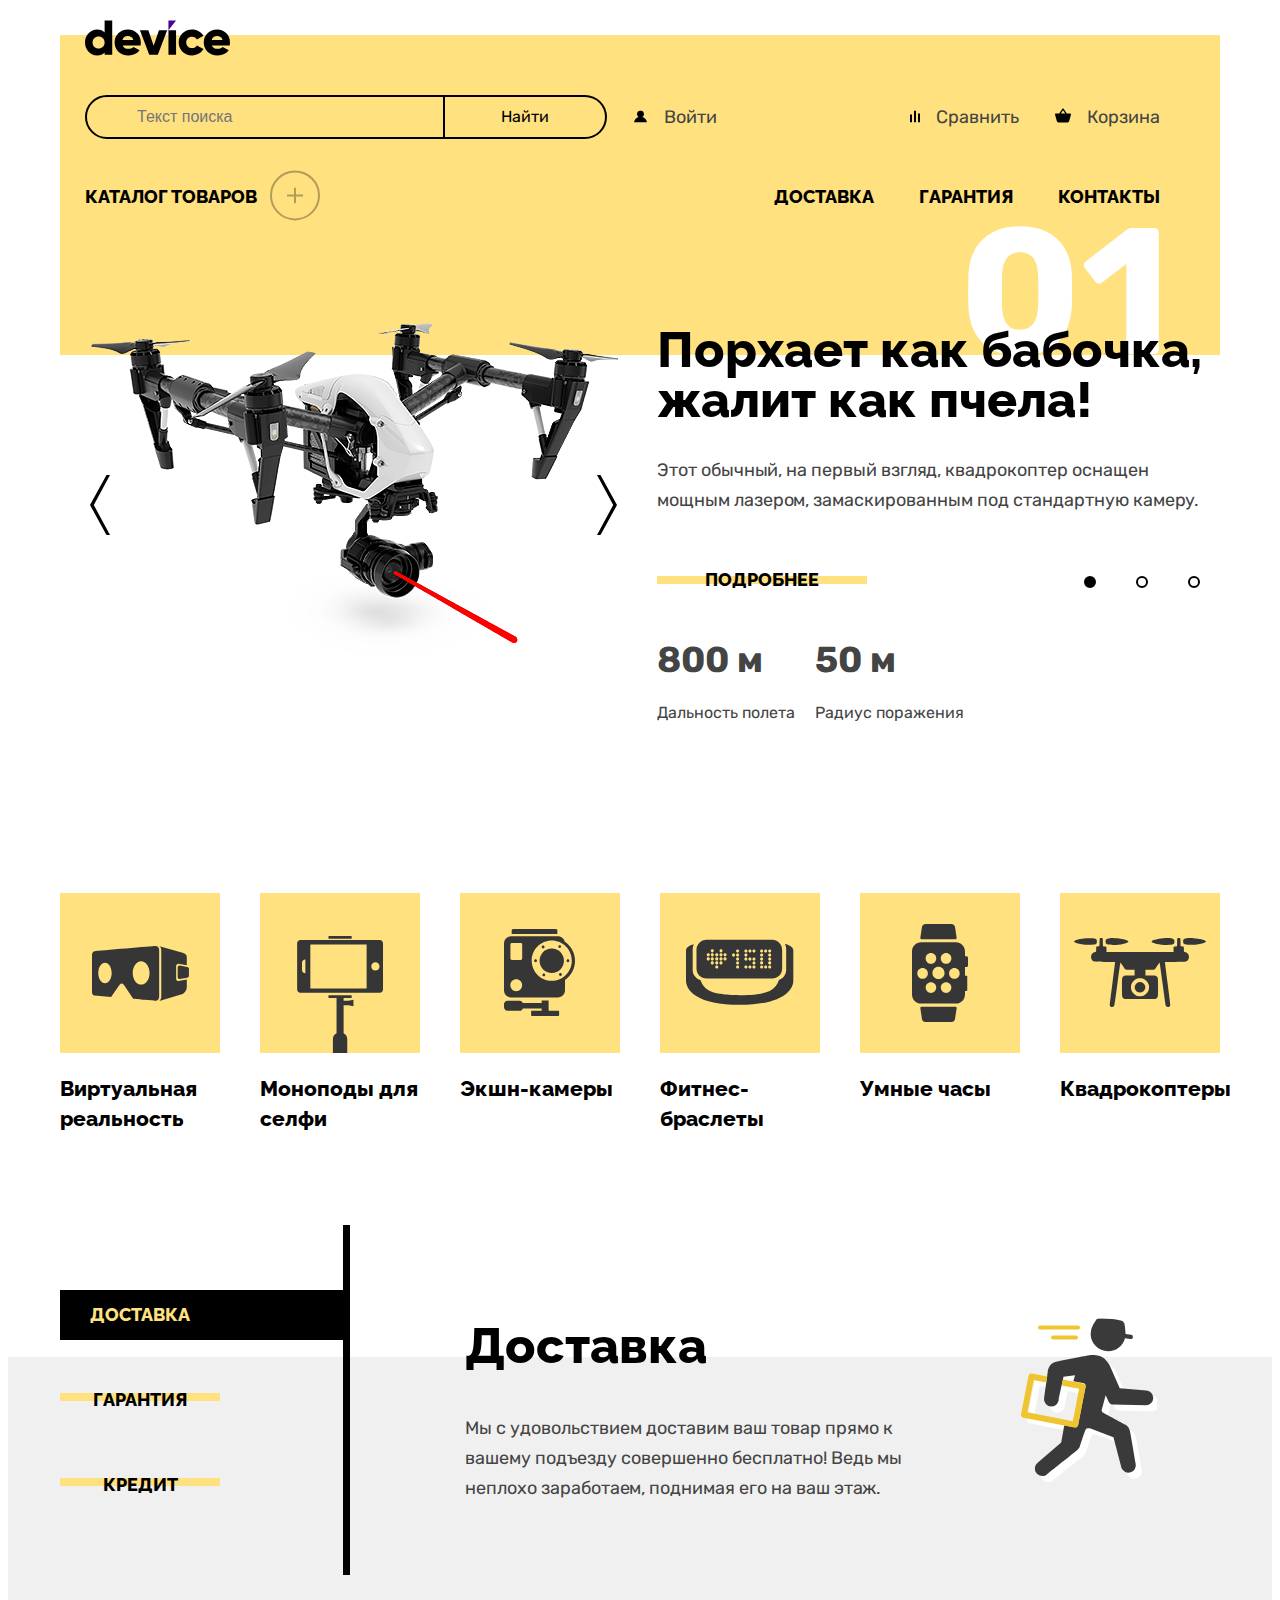
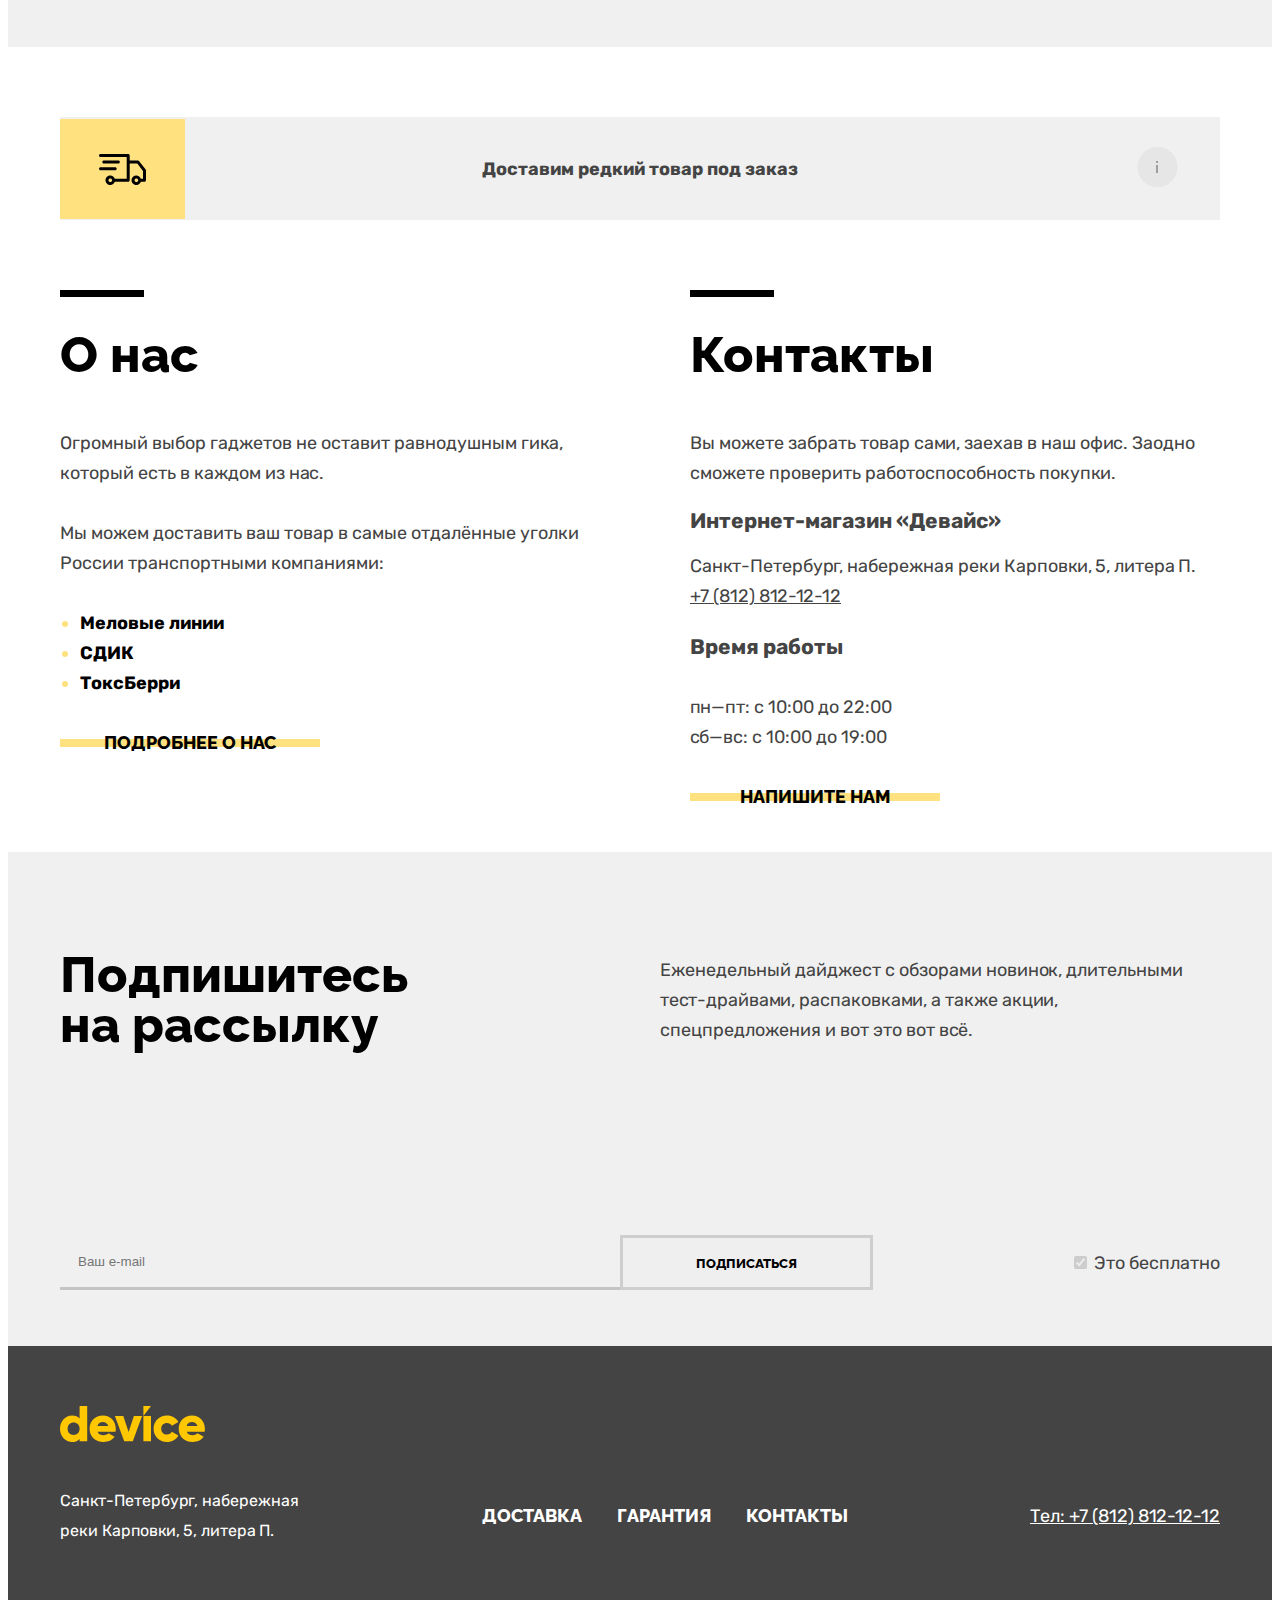
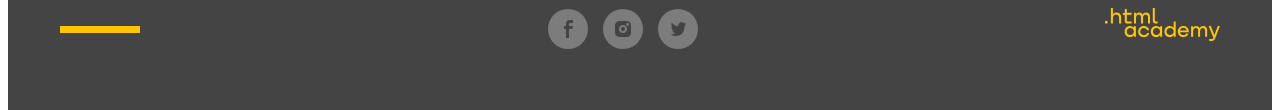
<file: index.html>
<!DOCTYPE html>
<html lang="ru">
  <head>
    <meta charset="utf-8" />
    <title>Интернет-магазин «Девайс»</title>
    <link rel="stylesheet" href="styles/styles.css" />
  </head>
  <body>
    <header class="main-header">
      <div class="container">
        <a class="header-logo" href="/index.html">
          <img src="img/logo.svg" alt="Лого" width="145" height="36" />
        </a>
        <div class="header-menu">
          <form
            class="header-search-form"
            action="https://echo.htmlacademy.ru/"
          >
            <input
              class="header-search-input"
              type="search"
              name="search"
              id=""
              placeholder="Текст поиска"
            />

            <button class="header-search-btn btn" type="submit">Найти</button>
          </form>
          <a class="header-login-link" href="#">
            <svg
              xmlns="http://www.w3.org/2000/svg"
              width="15"
              height="13"
              fill="none"
            >
              <g clip-path="url(#a)">
                <path
                  fill="#000"
                  d="M1 12.389h13c-.2-2.6-2.1-4.8-4.7-5.5 1-.6 1.7-1.7 1.7-3 0-1.9-1.6-3.5-3.5-3.5S4 1.989 4 3.889c0 1.3.7 2.4 1.7 3-2.6.7-4.5 2.9-4.7 5.5Z"
                />
              </g>
              <defs>
                <clipPath id="a">
                  <path fill="#fff" d="M0 .389h15v12H0z" />
                </clipPath>
              </defs>
            </svg>
            Войти</a
          >
          <ul class="header-controls">
            <li class="header-controls-link">
              <a class="header-login-link" href="#">
                <svg
                  xmlns="http://www.w3.org/2000/svg"
                  width="10"
                  height="13"
                  fill="none"
                >
                  <g fill="#000" clip-path="url(#a)">
                    <path
                      d="M6 .389H4v12h2v-12ZM2 4.389H0v8h2v-8ZM10 3.389H8v9h2v-9Z"
                    />
                  </g>
                  <defs>
                    <clipPath id="a">
                      <path fill="#fff" d="M0 .389h10v12H0z" />
                    </clipPath>
                  </defs>
                </svg>
                Сравнить</a
              >
            </li>
            <li class="header-controls-link">
              <a class="header-login-link" href="#">
                <svg
                  xmlns="http://www.w3.org/2000/svg"
                  width="16"
                  height="15"
                  fill="none"
                >
                  <path
                    fill="#000"
                    d="m15.3 5.389-3.5.2-3.2-4.9c-.1-.2-.4-.3-.6-.3-.2 0-.5.1-.6.3l-3.2 4.9H.7c-.4 0-.7.3-.7.7v.2l1.9 6.8c.2.7.7 1.1 1.4 1.1h9.4c.7 0 1.2-.4 1.4-1.1l1.9-6.9v-.2c0-.4-.3-.8-.7-.8ZM8 2.289l2.2 3.2H5.9l2.1-3.2Z"
                  />
                </svg>
                Корзина</a>
                <div class="popover popover-cart popover-close">
                  <div class="popover-content">
                    <h2 class="popover-title visually-hidden">Корзина</h2>
                    <ul class="cart-items-list">
                      <li class="cart-item">
                        <img src="/img/product-1-small.jpg" alt="">
                        <p class="cart-item-title">Любительская селфи&#8209;палка</p>
                        <button type="button" class="cart-item-button button">
                          <svg width="10" height="10" viewBox="0 0 10 10" fill="none" xmlns="http://www.w3.org/2000/svg">
                            <path d="M10 1.68692L9.09091 0.777832L5 4.86874L0.909091 0.777832L0 1.68692L4.09091 5.77783L0 9.86874L0.909091 10.7778L5 6.68692L9.09091 10.7778L10 9.86874L5.90909 5.77783L10 1.68692Z" fill="white"/>
                          </svg>
                          <span class="visually-hidden">Удалить из корзины</span>
                        </button>
                      </li>
                      <li class="cart-item">
                        <img src="/img/product-2-small.jpg" alt="">
                        <p class="cart-item-title">Профессиональная
                          селфи&#8209;палка</p>
                        <button type="button" class="cart-item-button button">
                          <svg width="10" height="10" viewBox="0 0 10 10" fill="none" xmlns="http://www.w3.org/2000/svg">
                            <path d="M10 1.68692L9.09091 0.777832L5 4.86874L0.909091 0.777832L0 1.68692L4.09091 5.77783L0 9.86874L0.909091 10.7778L5 6.68692L9.09091 10.7778L10 9.86874L5.90909 5.77783L10 1.68692Z" fill="white"/>
                          </svg>
                          <span class="visually-hidden">Удалить из корзины</span>
                        </button>
                      </li>
                    </ul>
                    <div class="cart-sum">
                      <p class="cart-sum-item">Товаров: 2</p>
                      <p class="cart-sum-item">Сумма: 2000 ₽</p>
                    </div>
                    <div class="cart-btn-wrapper">
                      <button class="cart-btn" type="button">Открыть корзину</button>
                    </div>
                  </div>
                </div>
            </li>
          </ul>
        </div>
        <div class="header-bottom">
          <div class="header-catalog">
            <a href="#">Каталог товаров</a>
            <button class="header-catalog-btn">
              <!-- <img src="img/plus.svg" alt="" /> -->
              <svg
                width="50"
                height="51"
                viewBox="0 0 50 51"
                fill="none"
                xmlns="http://www.w3.org/2000/svg"
              >
                <circle
                  opacity="0.3"
                  cx="25"
                  cy="25.3889"
                  r="24"
                  stroke="black"
                  stroke-width="2"
                />
                <g opacity="0.3" clip-path="url(#clip0_48901_927)">
                  <path
                    d="M33 24.3889H26V17.3889H24V24.3889H17V26.3889H24V33.3889H26V26.3889H33V24.3889Z"
                    fill="black"
                  />
                </g>
                <defs>
                  <clipPath id="clip0_48901_927">
                    <rect
                      width="16"
                      height="16"
                      fill="white"
                      transform="translate(17 17.3889)"
                    />
                  </clipPath>
                </defs>
              </svg>
            </button>
          </div>
          <nav>
            <ul class="header-nav">
              <li class="header-nav-link"><a href="#">Доставка</a></li>
              <li class="header-nav-link"><a href="#">Гарантия</a></li>
              <li class="header-nav-link"><a href="#">Контакты</a></li>
            </ul>
          </nav>
        </div>
      </div>
    </header>

    <main class="main main-container">
      <div class="container devices-container">
        <section class="devices-section">
          <h1 class="visually-hidden">Интернет-магазин «Девайс»</h1>
          <div class="device-number">
            <p class="device-number-value">01</p>
          </div>
          <div class="devices-content">
            <div class="devices-slider">
              <div class="slider-wrapper">
                <img
                class="slider-img"
                  src="img/slider-1.png"
                  width="560"
                  height="560"
                  alt="Квадрокоптер"
                />
                <div class="slider-controls">
                  <button class="slider-btn device-slider-prev" type="button">
                    <span class="visually-hidden">Предыдущее фото</span>
                  </button>
                  <button class="slider-btn device-slider-next" type="button">
                    <span class="visually-hidden">Следущее фото</span>
                  </button>
                </div>
              </div>
            </div>
            <div class="device-about">
              <h2 class="device-title title">
                Порхает как бабочка, жалит как пчела!
              </h2>
              <p class="device-descr">
                Этот обычный, на первый взгляд, квадрокоптер оснащен мощным
                лазером, замаскированным под стандартную камеру.
              </p>
              <div class="device-details-dots">
                <a class="device-details" href="">Подробнее</a>
                <ol class="slider-pagination">
                  <li class="slider-pagination-item">
                    <button class="slider-pagination-btn slider-pagination-btn-current" type="button">
                      <span class="visually-hidden">1 фото</span>
                    </button>
                  </li>
                  <li class="slider-pagination-item">
                    <button class="slider-pagination-btn" type="button">
                      <span class="visually-hidden">2 фото</span>
                    </button>
                  </li>
                  <li class="slider-pagination-item">
                    <button class="slider-pagination-btn" type="button">
                      <span class="visually-hidden">3 фото</span>
                    </button>
                  </li>
                </ol>

              </div>

              <div class="device-chars">
                <div class="device-char">
                  <b class="device-value">800 м</b>
                  <p>Дальность полета</p>
                </div>
                <div class="device-char">
                  <b class="device-value">50 м</b>
                  <p>Радиус поражения</p>
                </div>
              </div>
            </div>
          </div>
        </section>
      </div>

      <section class="categories">
        <div class="container categories-container">
          <ul class="categories-list">
            <li class="categories-item">
              <div class="categories-img">
                <img src="img/glasses.svg" alt="Виртуальная реальность" />
              </div>
              <h3 class="category-title">Виртуальная реальность</h3>
            </li>
            <li class="categories-item">
              <div class="categories-img">
                <img src="img/monopod.svg" alt="Моноподы для селфи" />
              </div>
              <h3 class="category-title">Моноподы для селфи</h3>
            </li>
            <li class="categories-item">
              <div class="categories-img">
                <img src="img/camera.svg" alt="Экшн-камеры" />
              </div>
              <h3 class="category-title">Экшн-камеры</h3>
            </li>
            <li class="categories-item">
              <div class="categories-img">
                <img src="img/braslet.svg" alt="Фитнес-браслеты" />
              </div>
              <h3 class="category-title">Фитнес-браслеты</h3>
            </li>
            <li class="categories-item">
              <div class="categories-img">
                <img src="img/watch.svg" alt="Умные часы" />
              </div>
              <h3 class="category-title">Умные часы</h3>
            </li>
            <li class="categories-item">
              <div class="categories-img">
                <img src="img/quad.svg" alt="Квадрокоптеры" />
              </div>
              <h3 class="category-title">Квадрокоптеры</h3>
            </li>
          </ul>
        </div>
      </section>

      <section class="service">
        <div class="container service-container">
          <ul class="service-list tabs">
            <li class="service-item service-item-active">
              <span>Доставка</span>
            </li>
            <li class="service-item"><span>Гарантия</span></li>
            <li class="service-item"><span>Кредит</span></li>
          </ul>
          <div class="service-about">
            <div class="service-about-wrapper">
              <div>
                <h2 class="service-title title">Доставка</h2>
                <p>
                  Мы с удовольствием доставим ваш товар прямо к вашему подъезду
                  совершенно бесплатно! Ведь мы неплохо заработаем, поднимая его
                  на ваш этаж.
                </p>
              </div>
              <img src="img/delivery.svg" />
            </div>
          </div>
        </div>
      </section>

      <section class="delivery">
        <div class="container">
          <svg
            class="delivery-btn-modal"
            width="125"
            height="100"
            viewBox="0 0 125 100"
            fill="none"
            xmlns="http://www.w3.org/2000/svg"
          >
            <rect width="125" height="100" fill="#FFE17F" />
            <g clip-path="url(#clip0_48901_606)">
              <path
                d="M85.7 50.4L79.2 42.2C78.9 41.8 78.5 41.6 78 41.6H69.7V36.5C69.7 35.7 69 35 68.2 35H40.5C39.7 35 39 35.7 39 36.5C39 37.3 39.7 38 40.5 38H66.7V59.7H54.8C54.2 57.8 52.4 56.4 50.3 56.4C47.7 56.4 45.5 58.6 45.5 61.2C45.5 63.8 47.7 66 50.3 66C52.4 66 54.2 64.6 54.8 62.7H68.2C69 62.7 69.7 62 69.7 61.2V44.6H77.3L83 51.9V59.8H80.8C80.2 57.9 78.4 56.5 76.3 56.5C73.7 56.5 71.5 58.7 71.5 61.3C71.5 63.9 73.6 66.1 76.3 66.1C78.4 66.1 80.2 64.7 80.8 62.8H84.5C85.3 62.8 86 62.1 86 61.3V51.4C86 51 85.9 50.7 85.7 50.4ZM50.3 63C49.3 63 48.5 62.2 48.5 61.2C48.5 60.2 49.3 59.4 50.3 59.4C51.3 59.4 52.1 60.2 52.1 61.2C52.1 62.2 51.2 63 50.3 63ZM76.4 63C75.4 63 74.6 62.2 74.6 61.2C74.6 60.2 75.4 59.4 76.4 59.4C77.4 59.4 78.2 60.2 78.2 61.2C78.2 62.2 77.3 63 76.4 63Z"
                fill="black"
              />
              <path
                d="M58.4 44.6C59.2 44.6 59.9 43.9 59.9 43.1C59.9 42.3 59.2 41.6 58.4 41.6H43.8C43 41.6 42.3 42.3 42.3 43.1C42.3 43.9 43 44.6 43.8 44.6H58.4Z"
                fill="black"
              />
              <path
                d="M56.7 49.7C56.7 48.9 56 48.2 55.2 48.2H40.5C39.7 48.2 39 48.9 39 49.7C39 50.5 39.7 51.2 40.5 51.2H55.2C56 51.2 56.7 50.5 56.7 49.7Z"
                fill="black"
              />
            </g>
            <defs>
              <clipPath id="clip0_48901_606">
                <rect
                  width="47"
                  height="31"
                  fill="white"
                  transform="translate(39 35)"
                />
              </clipPath>
            </defs>
          </svg>

          <b class="delivery-text">Доставим редкий товар под заказ</b>
          <button class="delivery-btn">
            <svg
              width="41"
              height="40"
              viewBox="0 0 41 40"
              fill="none"
              xmlns="http://www.w3.org/2000/svg"
            >
              <circle
                cx="20.5"
                cy="20"
                r="20"
                fill="#DCDCDC"
                fill-opacity="0.5"
              />
              <g opacity="0.3" clip-path="url(#clip0_48901_612)">
                <path d="M21 14H19V16H21V14Z" fill="black" />
                <path d="M21 18H19V26H21V18Z" fill="black" />
              </g>
              <defs>
                <clipPath id="clip0_48901_612">
                  <rect
                    width="2"
                    height="12"
                    fill="white"
                    transform="translate(19 14)"
                  />
                </clipPath>
              </defs>
            </svg>
          </button>
        </div>
      </section>

      <div class="about-contacts-columns container">
        <section class="about">
          <div class="about-line"></div>
          <h2 class="about-title title">О нас</h2>
          <p>
            Огромный выбор гаджетов не оставит равнодушным гика, который есть в
            каждом из нас.
          </p>
          <p>
            Мы можем доставить ваш товар в самые отдалённые уголки России
            транспортными компаниями:
          </p>
          <ul class="about-list">
            <li><span class="about-item">Меловые линии</span></li>
            <li><span class="about-item">СДИК</span></li>
            <li><span class="about-item">ТоксБерри</span></li>
          </ul>
          <a class="about-details" href="">Подробнее о нас</a>
        </section>

        <section class="contacts">
          <div class="contacts-line"></div>
          <h2 class="contacts-title title">Контакты</h2>
          <p>
            Вы можете забрать товар сами, заехав в наш офис. Заодно сможете
            проверить работоспособность покупки.
          </p>
          <h3 class="contacts-shop">Интернет-магазин «Девайс»</h3>
          <address class="contacts-address">
            Санкт-Петербург, набережная реки Карповки, 5, литера П.
          </address>
          <a class="contacts-tel" href="tel:+7 (812) 812-12-12"
            >+7 (812) 812-12-12</a
          >
          <h3 class="contacts-work">Время работы</h3>
          <p class="contacts-worktime">
            пн—пт: с 10:00 до 22:00<br />сб—вс: с 10:00 до 19:00
          </p>
          <a class="contacts-mail" href="">Напишите нам</a>
        </section>
      </div>

      <section class="subscribe">
        <div class="container subscribe-container">
          <div class="subscribe-wrapper">
            <h2 class="subscribe-title title">Подпишитесь на рассылку</h2>
            <p class="subscribe-descr">
              Еженедельный дайджест с обзорами новинок, длительными
              тест-драйвами, распаковками, а также акции, спецпредложения и вот
              это вот всё.
            </p>
          </div>
          <form
            class="subscribe-email-form"
            action="https://echo.htmlacademy.ru/"
          >
            <input
              class="subscribe-email-input"
              type="email"
              name="e-mail"
              id=""
              placeholder="Ваш e-mail"
            />
            <button class="subscribe-email-btn" type="submit">
              Подписаться
            </button>

            <label class="subscribe-checkbox">
              <input type="checkbox" name="forfree" id="" checked disabled />
              Это бесплатно
            </label>
          </form>
        </div>
      </section>
    </main>

    <footer class="footer">
      <div class="container footer-container">
        <img class="footer-logo" src="img/logo-footer.svg" alt="Лого" />
        <div class="footer-middle">
          <!-- <div class="footer-grid"> -->
          <address class="footer-address">
            Санкт-Петербург, набережная реки Карповки, 5, литера П.
          </address>
          <ul class="footer-nav">
            <li class="footer-nav-link">Доставка</li>
            <li class="footer-nav-link">Гарантия</li>
            <li class="footer-nav-link">Контакты</li>
          </ul>
          <a class="footer-tel" href="tel:+7 (812) 812-12-12"
            >Тел: +7 (812) 812-12-12</a
          >
        </div>
        <div class="footer-bottom">
          <span class="footer-line"></span>
          <ul class="footer-socials">
            <li class="footer-socials-link">
              <a
                class="footer-socials-fb"
                href="https://www.facebook.com/htmlacademy"
                target="_blank"
              ></a>
              <span class="visually-hidden">facebook</span>
            </li>
            <li class="footer-socials-link">
              <a
                class="footer-socials-ig"
                href="https://www.instagram.com/htmlacademy/"
                target="_blank"
              ></a>
              <span class="visually-hidden">instagram</span>
            </li>
            <li class="footer-socials-link">
              <a
                class="footer-socials-twitter"
                href="https://twitter.com/htmlacademy_ru"
                target="_blank"
              ></a>
              <span class="visually-hidden">twitter</span>
            </li>
          </ul>
          <a href="https://htmlacademy.ru/">
            <img src="img/html.svg" alt="htmlacademy" />
          </a>
        </div>
      </div>
    </footer>

    <div class="modal-container modal-container-close">
      <div class="modal modal-delivery">
        <button class="modal-close-button">
          <span class="visually-hidden">Закрыть</span>
        </button>
        <section class="modal-content">
          <h2 class="modal-title">Доставка под заказ</h2>
          <form class="modal-form" action="https://echo.htmlacademy.ru/">
            <p class="modal-field-group">
              <label class="modal-label" for="modal-name">Ваше имя:</label>
              <input class="modal-input" type="name" placeholder="Введите Ваше имя" id="modal-name">
            </p>
            <p class="modal-field-group">
              <label class="modal-label" for="modal-email">Ваш e-mail:</label>
              <input class="modal-input" type="email" placeholder="Введите Ваш e-mail" id="modal-email">
            </p>
            <p class="modal-field-group modal-field-textarea">
              <label class="modal-label" for="modal-textarea">Что нужно привезти:</label>
              <input class="modal-input" type="text" placeholder="Введите Ваш что привезти" id="modal-textarea">
            </p>
            <div class="modal-field-group modal-field-count">
              <label class="modal-label" for="modal-count">Количество:</label>
              <div class="modal-count">
                <button class="modal-count-btn modal-count-plus">+</button>
                <input class="modal-input modal-input-count" type="number" placeholder="1">
                <button class="modal-count-btn modal-count-minus">-</button>
              </div>
            </div>
            <button class="modal-send-btn">Отправить</button>
          </form>
        </section>
      </div>
    </div>
  </body>
</html>
</file>
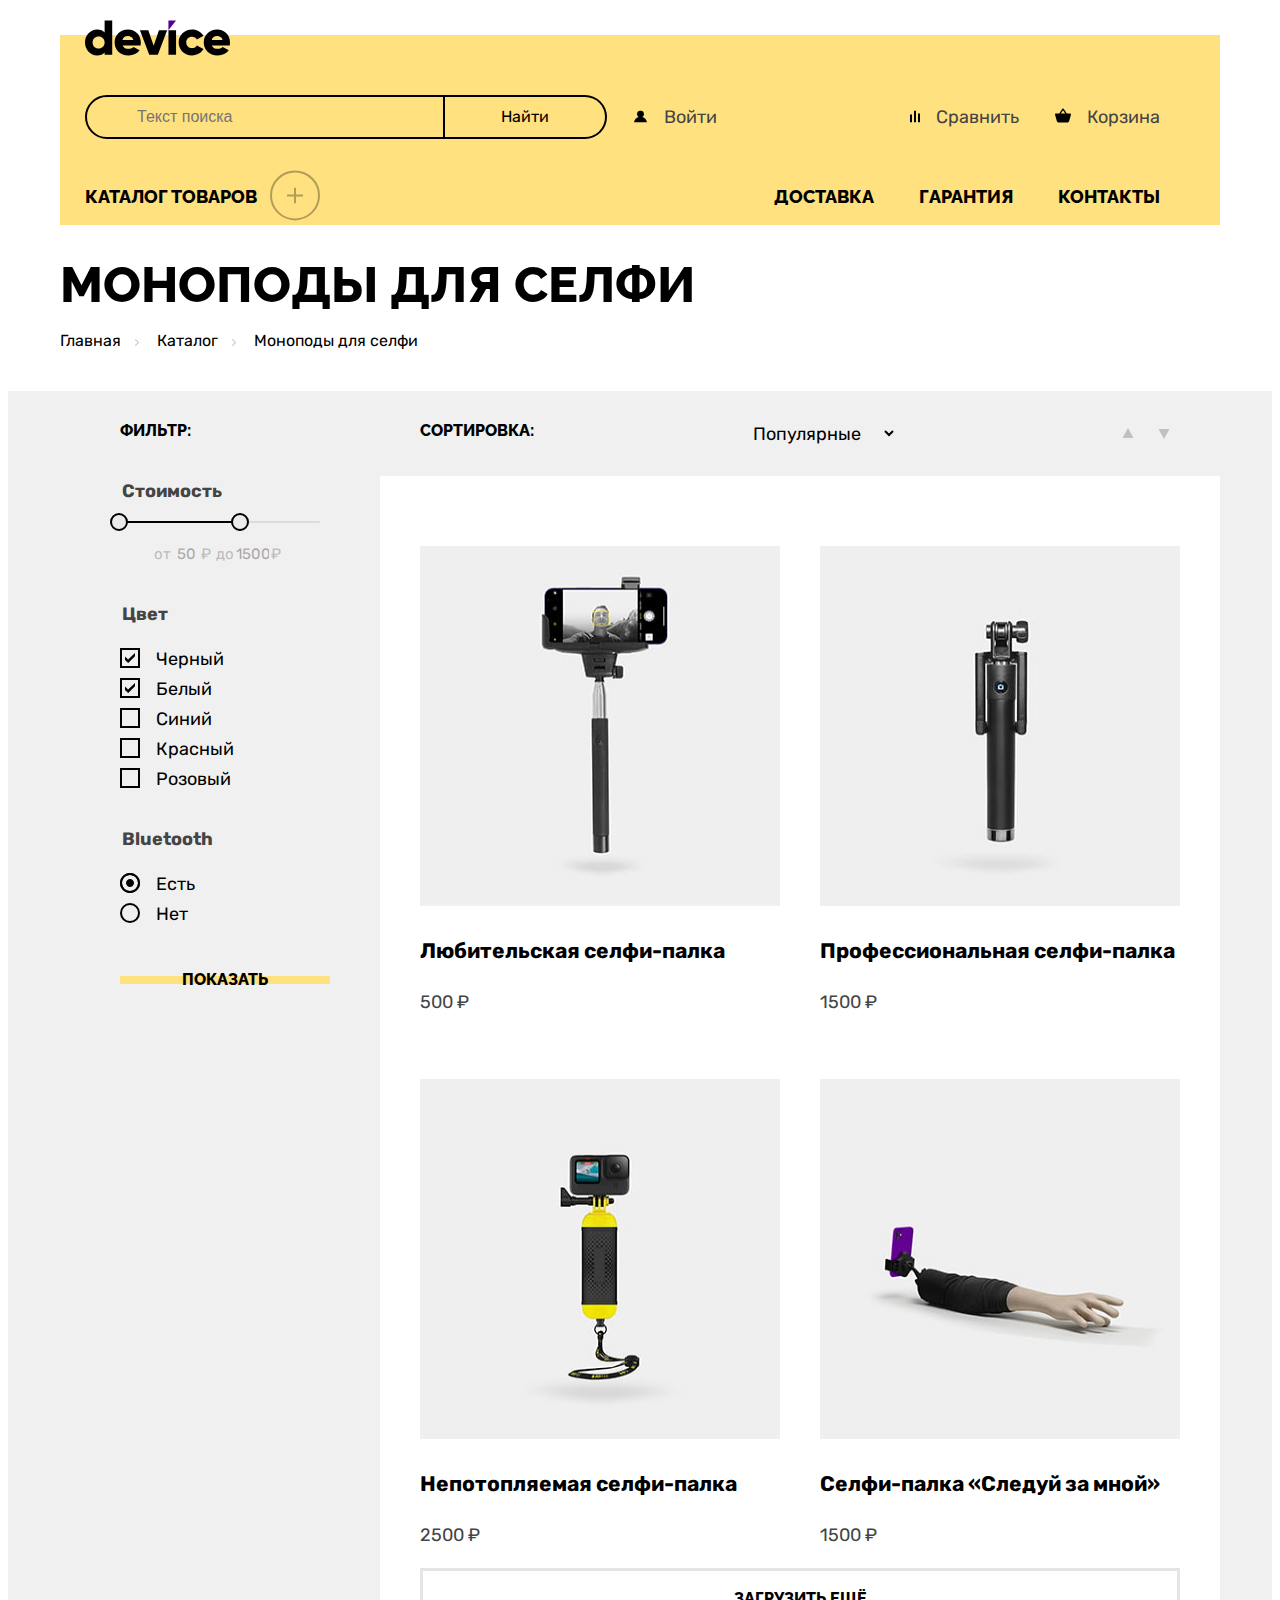
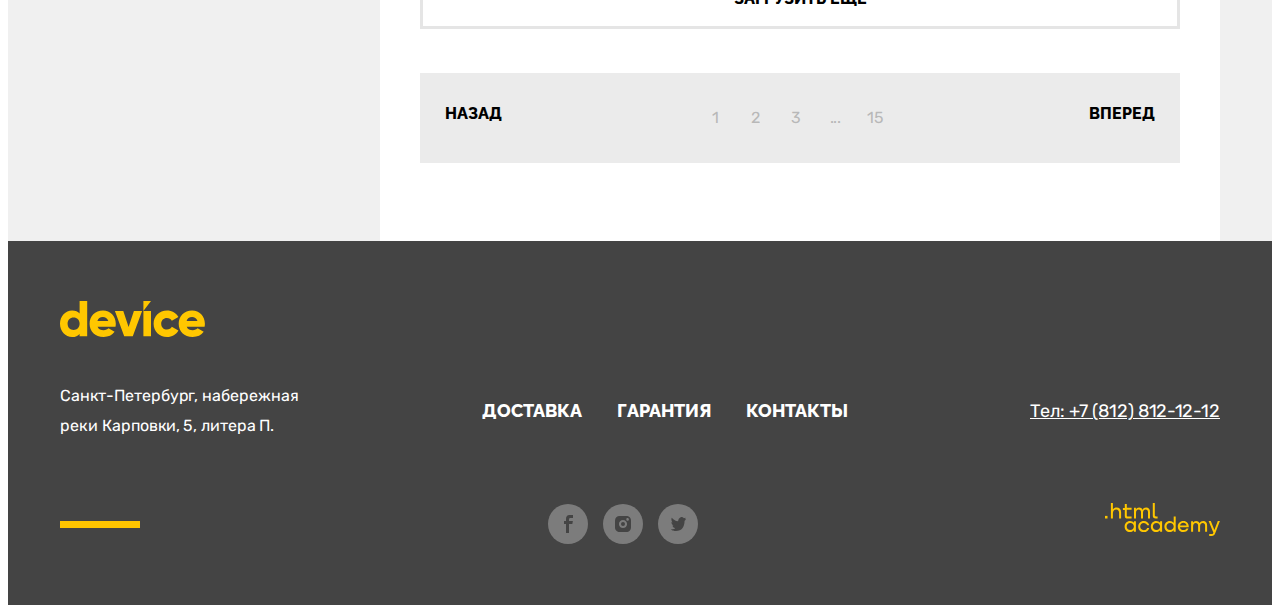
<file: catalog.html>
<!DOCTYPE html>
<html lang="en">
  <head>
    <meta charset="UTF-8" />
    <meta http-equiv="X-UA-Compatible" content="IE=edge" />
    <meta name="viewport" content="width=device-width, initial-scale=1.0" />
    <title>Document</title>
    <link rel="stylesheet" href="styles/styles.css" />
  </head>
  <body>
    <header class="main-header">
      <div class="container">
        <a class="header-logo" href="/index.html">
          <img src="img/logo.svg" alt="Лого" width="145" height="36" />
        </a>
        <div class="header-menu">
          <form
            class="header-search-form"
            action="https://echo.htmlacademy.ru/"
          >
            <input
              class="header-search-input"
              type="search"
              name="search"
              id=""
              placeholder="Текст поиска"
            />

            <button class="header-search-btn btn" type="submit">Найти</button>
          </form>
          <a class="header-login-link" href="#">
            <svg
              xmlns="http://www.w3.org/2000/svg"
              width="15"
              height="13"
              fill="none"
            >
              <g clip-path="url(#a)">
                <path
                  fill="#000"
                  d="M1 12.389h13c-.2-2.6-2.1-4.8-4.7-5.5 1-.6 1.7-1.7 1.7-3 0-1.9-1.6-3.5-3.5-3.5S4 1.989 4 3.889c0 1.3.7 2.4 1.7 3-2.6.7-4.5 2.9-4.7 5.5Z"
                />
              </g>
              <defs>
                <clipPath id="a">
                  <path fill="#fff" d="M0 .389h15v12H0z" />
                </clipPath>
              </defs>
            </svg>
            Войти</a
          >
          <ul class="header-controls">
            <li class="header-controls-link">
              <a class="header-login-link" href="#">
                <svg
                  xmlns="http://www.w3.org/2000/svg"
                  width="10"
                  height="13"
                  fill="none"
                >
                  <g fill="#000" clip-path="url(#a)">
                    <path
                      d="M6 .389H4v12h2v-12ZM2 4.389H0v8h2v-8ZM10 3.389H8v9h2v-9Z"
                    />
                  </g>
                  <defs>
                    <clipPath id="a">
                      <path fill="#fff" d="M0 .389h10v12H0z" />
                    </clipPath>
                  </defs>
                </svg>
                Сравнить</a
              >
            </li>
            <li class="header-controls-link">
              <a class="header-login-link" href="#">
                <svg
                  xmlns="http://www.w3.org/2000/svg"
                  width="16"
                  height="15"
                  fill="none"
                >
                  <path
                    fill="#000"
                    d="m15.3 5.389-3.5.2-3.2-4.9c-.1-.2-.4-.3-.6-.3-.2 0-.5.1-.6.3l-3.2 4.9H.7c-.4 0-.7.3-.7.7v.2l1.9 6.8c.2.7.7 1.1 1.4 1.1h9.4c.7 0 1.2-.4 1.4-1.1l1.9-6.9v-.2c0-.4-.3-.8-.7-.8ZM8 2.289l2.2 3.2H5.9l2.1-3.2Z"
                  />
                </svg>
                Корзина</a
              >
            </li>
          </ul>
        </div>
        <div class="header-bottom">
          <div class="header-catalog">
            <a href="#">Каталог товаров</a>
            <button class="header-catalog-btn">
              <!-- <img src="img/plus.svg" alt="" /> -->
              <svg
                width="50"
                height="51"
                viewBox="0 0 50 51"
                fill="none"
                xmlns="http://www.w3.org/2000/svg"
              >
                <circle
                  opacity="0.3"
                  cx="25"
                  cy="25.3889"
                  r="24"
                  stroke="black"
                  stroke-width="2"
                />
                <g opacity="0.3" clip-path="url(#clip0_48901_927)">
                  <path
                    d="M33 24.3889H26V17.3889H24V24.3889H17V26.3889H24V33.3889H26V26.3889H33V24.3889Z"
                    fill="black"
                  />
                </g>
                <defs>
                  <clipPath id="clip0_48901_927">
                    <rect
                      width="16"
                      height="16"
                      fill="white"
                      transform="translate(17 17.3889)"
                    />
                  </clipPath>
                </defs>
              </svg>
            </button>
          </div>
          <nav>
            <ul class="header-nav">
              <li class="header-nav-link"><a href="#">Доставка</a></li>
              <li class="header-nav-link"><a href="#">Гарантия</a></li>
              <li class="header-nav-link"><a href="#">Контакты</a></li>
            </ul>
          </nav>
        </div>
      </div>
    </header>

    <main class="main-inner main-container">
      <div class="container main-inner-container">
        <header class="inner-header">
          <h1 class="inner-header-title">Моноподы для селфи</h1>
          <ul class="catalog-breadcrumbs">
            <li class="catalog-breadcrumbs-item">
              <a class="catalog-breadcrumbs-link" href="index.html">Главная</a>
            </li>
            <li class="catalog-breadcrumbs-item">
              <a class="catalog-breadcrumbs-link" href="#">Каталог</a>
            </li>
            <li class="catalog-breadcrumbs-item">
              <a class="catalog-breadcrumbs-link">Моноподы для селфи</a>
            </li>
          </ul>
        </header>
      </div>

      <section class="catalog">
        <div class="container catalog-container">
          <div class="catalog-filters">
            <h2 class="catalog-title">Фильтр:</h2>
            <form
              class="catalog-filter"
              action="https://echo.htmlacademy.ru/"
              method="get"
            >
              <fieldset class="catalog-filter-group">
                <legend class="catalog-filter-title">Стоимость</legend>
                <div class="range">
                  <div class="range-scale">
                    <div class="range-bar" style="left: 0px; width: 119px">
                      <button class="range-toggle toggle-min">
                        <span class="visually-hidden">Изменить минимальную цену.</span>
                      </button>
                      <button class="range-toggle toggle-max">
                        <span class="visually-hidden">Изменить максимальную цену.</span>
                      </button>
                    </div>
                  </div>

                  <div class="range-wrapper-inputs">
                    <label class="catalog-filter-label">
                      от <input class="range-input" type="number" value="50" name="min-price"> ₽
                    </label>
                    <label class="catalog-filter-label">
                      до <input class="range-input" type="number" value="1500" name="max-price" style="width: 37px"> ₽
                    </label>
                  </div>
                </div>
              </fieldset>

              <fieldset class="catalog-filter-group">
                <legend class="catalog-filter-title">Цвет</legend>
                <ul class="catalog-filter-list">
                  <li class="catalog-filter-item">
                    <label class="control">
                      <input class="visually-hidden control-input" type="checkbox" name="color-black" checked>
                      <span class="control-mark"></span>
                      <span class="control-label">Черный</span>
                    </label>
                  </li>
                  <li class="catalog-filter-item">
                    <label class="control">
                      <input
                        class="visually-hidden control-input"
                        type="checkbox"
                        name="color-white"
                        checked
                      />
                      <span class="control-mark"></span>
                      <span class="control-label">Белый</span>
                    </label>
                  </li>
                  <li class="catalog-filter-item">
                    <label class="control">
                      <input
                        class="visually-hidden control-input"
                        type="checkbox"
                        name="color-blue"
                      />
                      <span class="control-mark"></span>
                      <span class="control-label">Синий</span>
                    </label>
                  </li>
                  <li class="catalog-filter-item">
                    <label class="control">
                      <input
                        class="visually-hidden control-input"
                        type="checkbox"
                        name="color-red"
                      />
                      <span class="control-mark"></span>
                      <span class="control-label">Красный</span>
                    </label>
                  </li>
                  <li class="catalog-filter-item">
                    <label class="control">
                      <input
                        class="visually-hidden control-input"
                        type="checkbox"
                        name="color-pink"
                      />
                      <span class="control-mark"></span>
                      <span class="control-label">Розовый</span>
                    </label>
                  </li>
                </ul>
              </fieldset>

              <fieldset class="catalog-filter-group">
                <legend class="catalog-filter-title">Bluetooth</legend>
                <ul class="catalog-filter-list">
                  <li class="catalog-filter-item">
                    <label class="control">
                      <input
                        class="visually-hidden control-input"
                        type="radio"
                        name="product-group"
                        value="bluetooth"
                        checked
                      />
                      <span class="control-mark"></span>
                      <span class="control-label">Есть</span>
                    </label>
                  </li>
                  <li class="catalog-filter-item">
                    <label class="control">
                      <input
                        class="visually-hidden control-input"
                        type="radio"
                        name="product-group"
                        value="no-bluetooth"
                      />
                      <span class="control-mark"></span>
                      <span class="control-label">Нет</span>
                    </label>
                  </li>
                </ul>
              </fieldset>

              <button class="button catalog-button" type="submit">
                Показать
              </button>
            </form>
          </div>
          <div class="catalog-wrapper">
            <div class="catalog-sorting">
              <form class="sorting-form">
                <label class="sorting-title" for="sorting">Сортировка:</label>
                <select class="select-control" id="sorting" name="sorting">
                  <option value="popular">Популярные</option>
                  <option value="cheap">Дешёвые</option>
                  <option value="new">Новые</option>
                </select>
                <button class="visually-hidden" type="submit">
                  Отсортировать продукты
                </button>
                <div>
                  <button href="#" class="button button-up">
                    <img src="img/sort-up.svg" alt="" />
                    <span class="visually-hidden">По возрастанию</span>
                  </button>
                  <button class="button button-down" href="#">
                    <img src="img/sort-up.svg" alt="" />
                    <span class="visually-hidden">По убыванию</span>
                  </button>
                </div>
              </form>
            </div>

            <div class="catalog-products">
              <ul class="product-list">
                <li class="product-card">
                  <a class="product-card-link" href="product.html">
                    <img
                      class="product-card-image"
                      src="img/catalog-1.jpg"
                      width="360"
                      height="360"
                      alt=""
                    />
                    <h3 class="product-card-title">Любительская селфи-палка</h3>
                  </a>
                  <p class="product-card-price">500 ₽</p>
                </li>
                <li class="product-card">
                  <a class="product-card-link" href="product.html">
                    <img
                      class="product-card-image"
                      src="img/catalog-2.jpg"
                      width="360"
                      height="360"
                      alt=""
                    />
                    <h3 class="product-card-title">
                      Профессиональная селфи-палка
                    </h3>
                  </a>
                  <p class="product-card-price">1500 ₽</p>
                </li>
                <li class="product-card">
                  <a class="product-card-link" href="product.html">
                    <img
                      class="product-card-image"
                      src="img/catalog-3.jpg"
                      width="360"
                      height="360"
                      alt=""
                    />
                    <h3 class="product-card-title">
                      Непотопляемая селфи-палка
                    </h3>
                  </a>
                  <p class="product-card-price">2500 ₽</p>
                </li>
                <li class="product-card">
                  <a class="product-card-link" href="product.html">
                    <img
                      class="product-card-image"
                      src="img/catalog-4.jpg"
                      width="360"
                      height="360"
                      alt=""
                    />
                    <h3 class="product-card-title">
                      Селфи-палка «Следуй за мной»
                    </h3>
                  </a>
                  <p class="product-card-price">1500 ₽</p>
                </li>
              </ul>

              <button class="button pagination-show-more" type="button">
                Загрузить ещё
              </button>
              <ul class="pagination">
                <li class="pagination-item">
                  <a
                    class="pagination-link pagination-prev pagination-disabled"
                  >
                    Назад
                  </a>
                </li>
                <ul class="pagination-pages">
                  <li class="pagination-item">
                    <a class="pagination-page pagination-current">1</a>
                  </li>
                  <li class="pagination-item">
                    <a class="pagination-page" href="#">2</a>
                  </li>
                  <li class="pagination-item">
                    <a class="pagination-page" href="#">3</a>
                  </li>
                  <li class="pagination-item">
                    <a class="pagination-page" href="#">...</a>
                  </li>
                  <li class="pagination-item">
                    <a class="pagination-page" href="#">15</a>
                  </li>
                </ul>
                <li class="pagination-item">
                  <a class="pagination-link pagination-next" href="#">
                    Вперед
                  </a>
                </li>
              </ul>
            </div>
          </div>
        </div>
      </section>
    </main>

    <footer class="footer">
      <div class="container footer-container">
        <img class="footer-logo" src="img/logo-footer.svg" alt="Лого" />
        <div class="footer-middle">
          <!-- <div class="footer-grid"> -->
          <address class="footer-address">
            Санкт-Петербург, набережная реки Карповки, 5, литера П.
          </address>
          <ul class="footer-nav">
            <li class="footer-nav-link">Доставка</li>
            <li class="footer-nav-link">Гарантия</li>
            <li class="footer-nav-link">Контакты</li>
          </ul>
          <a class="footer-tel" href="tel:+7 (812) 812-12-12"
            >Тел: +7 (812) 812-12-12</a
          >
        </div>
        <div class="footer-bottom">
          <span class="footer-line"></span>
          <ul class="footer-socials">
            <li class="footer-socials-link">
              <a
                class="footer-socials-fb"
                href="https://www.facebook.com/htmlacademy"
                target="_blank"
              ></a>
              <span class="visually-hidden">facebook</span>
            </li>
            <li class="footer-socials-link">
              <a
                class="footer-socials-ig"
                href="https://www.instagram.com/htmlacademy/"
                target="_blank"
              ></a>
              <span class="visually-hidden">instagram</span>
            </li>
            <li class="footer-socials-link">
              <a
                class="footer-socials-twitter"
                href="https://twitter.com/htmlacademy_ru"
                target="_blank"
              ></a>
              <span class="visually-hidden">twitter</span>
            </li>
          </ul>
          <a href="https://htmlacademy.ru/">
            <img src="img/html.svg" alt="htmlacademy" />
          </a>
        </div>
      </div>
    </footer>
  </body>
</html>
</file>
<file: styles/styles.css>
@font-face {
  font-family: "Rubik";
  font-style: normal;
  font-weight: 400;
  src: url("../fonts/rubik/rubik-400.woff2") format("woff2");
  font-display: swap;
}

@font-face {
  font-family: "Rubik";
  font-style: normal;
  font-weight: 700;
  src: url("../fonts/rubik/rubik-700.woff2") format("woff2");
  font-display: swap;
}

@font-face {
  font-family: "Raleway";
  font-style: normal;
  font-weight: 800;
  src: url("../fonts/raleway/raleway-800.woff2") format("woff2");
  font-display: swap;
}

* {
  box-sizing: border-box;
}

html {
  height: 100%;
}

body {
  display: flex;
  flex-direction: column;
  font-family: "Rubik", sans-serif;
  font-size: 18px;
  min-height: 100%;
  line-height: 30px;
  color: #444444;
}

.main-container {
  flex-grow: 1;
}

ul {
  list-style: none;
  margin: 0;
  padding: 0;
}

.visually-hidden {
  position: absolute;
  width: 1px;
  height: 1px;
  margin: -1px;
  padding: 0;
  border: 0;
  clip: rect(0 0 0 0);
  overflow: hidden;
}

.container {
  margin: 0 auto;
  width: 1160px;
}

.main-header .container {
  position: relative;
  margin-top: 27px;
  padding: 30px 60px 0 25px;
  background-color: #ffe17f;
}

.header-logo {
  display: block;
  position: absolute;
  top: -15px;
  margin-bottom: 30px;
}

.header-menu {
  display: flex;
  align-items: center;
  margin: 30px 0;
}

.header-search-form {
  display: flex;
  align-items: center;
  margin-right: 26px;
}

.header-search-input {
  width: 360px;
  padding: 10px 50px;
  border: 2px solid #000000;
  border-radius: 50px 0px 0px 50px;
  font-size: 16px;
  line-height: 20px;
  background-color: transparent;
}

.header-search-input::placeholder {
  padding: 10px 0;
  font-size: 16px;
  line-height: 20px;
}

.header-search-btn {
  font-size: 16px;
  line-height: 20px;
  font-family: "Rubik";
  font-weight: 400;
  padding: 10px 56px;
  border: 2px solid #000000;
  border-left: transparent;
  background-color: transparent;
  border-radius: 0px 50px 50px 0px;
}

.header-login-link {
  color: #444444;
  text-decoration: none;
}

.header-login-link svg,
.header-controls-link svg {
  margin-right: 12px;
}

.header-controls {
  display: flex;
  margin-left: auto;
}

.header-controls-link:not(:last-child) {
  margin-right: 36px;
}

.header-catalog a,
.header-nav-link a,
.title,
.device-details,
.category-title,
.service-item,
.service-title,
.about-details,
.contacts-mail,
.subscribe-email-btn,
.footer-nav-link {
  font-family: "Raleway", sans-serif;
  font-weight: 800;
  color: #000;
  text-transform: uppercase;
  text-decoration: none;
}

.header-catalog {
  display: flex;
  align-items: center;
}

.header-catalog-btn {
  margin-left: 7px;
  border: none;
  background: transparent;
  cursor: pointer;
}

.header-bottom,
.header-nav {
  display: flex;
  justify-content: space-between;
  align-items: center;
}

.header-controls-link {
  position: relative;
}

.header-nav {
  flex-wrap: wrap;
}

.header-nav-link:not(:last-child) {
  margin-right: 45px;
}

.popover {
  position: absolute;
  top: 35px;
  right: -60px;
  z-index: 1;
  box-sizing: border-box;
  width: 320px;
  font-family: "Rubik", sans-serif;
  color: #fff;
  background-color: #000;
  min-height: 300px;
  box-shadow: 0 18px 40px rgba(79, 70, 60, 0.16);
}

.popover-close {
  display: none;
}

.popover-content {
  height: 100%;
}

.cart-item {
  display: grid;
  grid-template-columns: 39px 1fr 10px;
  gap: 23px;
  padding:  20px;
}

.cart-item-title {
  margin: 0;
  font-size: 16px;
  line-height: 20px;
  color: #fff;
  word-break: keep-all;
}

.cart-item .button {
  height: 10px;
  width: 10px;
  background-color: transparent;
  border: none;
  cursor: pointer;
}

.cart-item .button svg {
  margin: 0;
  height: 10px;
  width: 10px;
}

.cart-sum {
  display: flex;
  justify-content: space-between;
  padding:  20px;
  background-color: #1A1A1A;;
}

.cart-sum-item {
  margin: 0;
  padding: 0;
  font-size: 16px;
  line-height: 20px;
}

.cart-btn-wrapper {
  padding: 20px;

}

.cart-btn {
  width: 100%;
  height: 50px;
  font-size: 18px;
  font-family: 'Raleway', sans-serif;
  font-weight: 800;
  letter-spacing: 3.6px;
  text-transform: uppercase;
}

.devices-section {
  position: relative;
  padding-bottom: 38px;
}

.devices-content {
  display: flex;
  align-items: stretch;
}

.device-number {
  padding-right: 50px;
  text-align: right;
  background-color: #ffe17f;
  position: absolute;
  top: 0px;
  left: 0;
  right: 0;
  height: 130px;
  z-index: -1;
}
.device-number-value {
  margin: 0;
  padding-top: 53px;
  font-weight: 700;
  color: #fff;
  font-size: 180px;
}

.devices-slider {
  width: 48%;
  margin-right: 40px;
}

.slider-img {
  display: block;
}

.slider-wrapper {
  position: relative;
}

.slider-controls {
  position: absolute;
  display: flex;
  justify-content: space-between;
  top: 50%;
  padding-left: 30px;
  width: 100%;
  transform: translateY(-50%);
}

.slider-btn {
  width: 20px;
  height: 60px;
  background-color: transparent;
  border: none;
  cursor: pointer;
  background-image: url("../img/arrow.svg");
  background-position: center;
  background-repeat: no-repeat;
}

.slider-btn:hover, .slider-pagination-btn:hover {
  opacity: 0.6;
}

.slider-btn:active, .slider-pagination-btn:active {
  opacity: 0.3;
}

.slider-btn:focus, .slider-pagination-btn:focus {
  outline: 2px solid #AF4FFF;
}

.slider-btn:disabled, .slider-pagination-btn:disabled {
  opacity: 0.1;
}

.device-slider-next {
  transform: rotate(180deg);
}

.slider-pagination {
  display: flex;
  flex-wrap: wrap;
  justify-content: center;
  margin: 0;
  padding: 0;
  list-style-type: none;
}

.slider-pagination-item {
  margin: 0 20px;
}

.slider-pagination-btn {
  width: 12px;
  height: 12px;
  margin: 0;
  padding: 0;
  background-color: transparent;
  border: 2px solid #000;
  border-radius: 50%;
  cursor: pointer;
}

.slider-pagination-btn-current {
  background-color: #000;
}

.device-about {
  padding-top: 100px;
}

.device-title {
  margin: 0;
  margin-bottom: 30px;
}

.device-descr {
  margin: 0;
  margin-bottom: 50px;
}

.device-details {
  display: inline-block;
  width: 210px;
}

.device-details-dots {
  display: flex;
  margin-bottom: 50px;
}

.device-details {
  margin-right: auto;
}

.device-chars {
  display: flex;
}

.device-value {
  font-size: 36px;
}

.device-char {
  font-size: 16px;
}

.device-char:not(:last-child) {
  margin-right: 20px;
}

.device-details,
.service-item,
.about-details,
.contacts-mail {
  position: relative;
  text-align: center;
  z-index: 1;
}

.device-details::after,
.service-item::after,
.catalog-button::after,
.about-details::after,
.contacts-mail::after, .modal-send-btn::after {
  position: absolute;
  left: 0;
  top: 35%;
  z-index: -1;
  content: "";
  border-top: 8px solid #ffe17f;
  width: 100%;
}

.service-item::after {
  width: 160px;
}

.service-item-active::after {
  border: none;
}

.title {
  text-transform: none;
  font-size: 50px;
  line-height: 50px;
}

.categories-container {
  padding: 70px 0;
}

.category-title {
  text-transform: none;
}

.categories-list {
  display: flex;
  justify-content: space-between;
  flex-wrap: wrap;
}

.categories-item {
  width: 160px;
}

.categories-img {
  width: 160px;
  height: 160px;
  background-color: #ffe17f;
}

.service {
  position: relative;
  margin-bottom: 70px;
}

.service::after {
  position: absolute;
  background-color: #f0f0f0;
  height: 290px;
  bottom: 0;
  left: 0;
  right: 0;
  content: "";
  z-index: -1;
}

.service-container {
  display: flex;
  align-items: center;
  padding-bottom: 72px;
}

.service-about {
  flex-grow: 1;
  padding-right: 63px;
}

.subscribe {
  background-color: #f0f0f0;
}

.service-list {
  width: 290px;
  border-right: 7px solid #000;
  padding: 65px 0;
  margin: 0;
  list-style-type: none;
  margin-right: 115px;
}

.service-item {
  width: 100%;
  padding: 10px 0;
}

.service-item:not(:last-child) {
  margin-bottom: 35px;
}

.service-item span {
  display: block;
  width: 160px;
}

.service-item-active {
  background-color: #000;
  color: #ffe17f;
}

.service-about-wrapper div {
  width: 450px;
  margin-right: auto;
}

.service-about-wrapper {
  display: flex;
  justify-content: space-between;
  align-items: center;
}

.service-about img {
  margin-left: auto;
  width: 136px;
  height: 165px;
}

.service-title {
  text-transform: none;
  font-size: 50px;
}

.delivery .container {
  display: flex;
  align-items: center;
  background-color: #f0f0f0;
  margin-bottom: 70px;
}

.delivery-btn-modal {
  cursor: pointer;
}

.delivery-text {
  display: flex;
  justify-content: center;
  flex-grow: 1;
}

.delivery-btn {
  border: none;
  background: transparent;
  padding: 30px 42px;
  cursor: pointer;
}

.about-contacts-columns {
  display: flex;
  justify-content: space-between;
  padding: 40px 0;
}

.about {
  position: relative;
  width: 520px;
}

.about-title,
.contacts-title {
  margin: 0;
  padding: 0;
  margin-bottom: 48px;
}

.about-line,
.contacts-line {
  position: absolute;
  top: -40px;
  width: 84px;
  height: 7px;
  background-color: #000;
}

.about p {
  margin: 0;
  margin-bottom: 30px;
}

.about-list {
  list-style: disc;
  padding-left: 20px;
  color: #ffe17f;
  margin-bottom: 30px;
}

.about-item {
  font-weight: 700;
  color: #000;
}

.about-item:not(:last-child) {
  margin-bottom: 19px;
}

.about-details {
  display: inline-block;
  width: 260px;
}

.contacts {
  position: relative;
  width: 530px;
}

.contacts-shop {
  margin: 0;
  margin-bottom: 15px;
}

.contacts-shop,
.contacts-work {
  font-weight: 700;
}

.contacts-address {
  font-style: normal;
}

.contacts-tel,
.contacts-work {
  color: #444;
  margin-bottom: 30px;
}

.contacts-worktime {
  margin: 0;
  margin-bottom: 30px;
}

.contacts-mail {
  display: inline-block;
  width: 250px;
}

.subscribe-container {
  padding: 56px 0;
}

.subscribe-wrapper {
  display: flex;
  align-items: center;
  margin-bottom: 144px;
}

.subscribe-title {
  width: 30%;
}

.subscribe-descr {
  width: 560px;
  margin-left: auto;
}

.subscribe-email-form {
  display: flex;
  align-items: center;
}

.subscribe-email-input {
  width: 560px;
  padding: 18px;
  border: none;
  background-color: #f0f0f0;
  border-bottom: 3px solid #c4c4c4;
}

.subscribe-email-btn {
  width: 253px;
  height: 55px;
  border: 3px solid #cecece;
}

.subscribe-checkbox {
  margin-left: auto;
}

.footer {
  padding: 60px 0;
}

.footer,
.footer-nav-link {
  background-color: #444444;
  color: #fff;
}

.footer-logo {
  margin: 0;
  margin-bottom: 35px;
}

.footer-middle {
  margin: 0;
}

.footer-nav,
.footer-socials {
  display: flex;
  flex-wrap: wrap;
}

.footer-line {
  width: 80px;
  height: 7px;
  background-color: #ffc500;
}

.footer-middle,
.footer-bottom {
  display: flex;
  justify-content: space-between;
  align-items: center;
}

.footer-middle {
  margin-bottom: 62px;
}

.footer-address {
  width: 240px;
  font-size: 16px;
  font-style: normal;
}

.footer-nav-link:not(:last-child) {
  margin-right: 35px;
}

.footer-tel {
  color: #fff;
}

.footer-socials-link a {
  width: 40px;
  height: 40px;
}

.footer-socials-link:not(:last-child) {
  margin-right: 15px;
}

.footer-socials-fb,
.footer-socials-ig,
.footer-socials-twitter {
  display: block;
  background-image: url("../img/facebook.svg");
  background-repeat: no-repeat;
  background-position: center;
  background-size: 40px 40px;
}

.footer-socials-ig {
  background-image: url("../img/instagram.svg");
}

.footer-socials-twitter {
  background-image: url("../img/twitter.svg");
}

.breadcrumbs,
.catalog-breadcrumbs {
  display: flex;
}

.breadcrumbs-link {
  color: #000;
  text-decoration: none;
}

/* modal */
.modal-container {
  position: fixed;
  top: 0;
  left: 0;
  display: flex;
  width: 100%;
  height: 100%;
  background-color: rgba(0, 0, 0, 0.8);
  z-index: 10;
}

.modal-container-close {
  display: none;
}

.modal {
  position: relative;
  margin: auto;
  padding: 72px 80px;
  background-color: #FFFFFF;
}

.modal-delivery {
  width: 920px;
}

.modal-close-button {
  position: absolute;
  padding: 0;
  top: 84px;
  right: 80px;
  width: 50px;
  height: 50px;
  background-color: transparent;
  border: none;
  background-image: url("../img/close.svg");
  background-repeat: no-repeat;
  background-position: center;
  cursor: pointer;
}

.modal-title {
  margin: 0;
  margin-bottom: 42px;
  font-family: "Raleway", sans-serif;
  font-size: 50px;
  line-height: 50px;
  font-weight: 700;
  color: #000000;
}

.modal-form {
  display: flex;
  flex-wrap: wrap;
  justify-content: space-between;
}

.modal-field-group {
  margin: 0;
  padding: 0;
  font-family: "Rubik", sans-serif;
  font-size: 18px;
  font-weight: bold;
  width: 47.4%;
  margin-bottom: 42px;
}

.modal-input {
  display: block;
  width: 100%;
  padding: 20px;
  border: none;
  background-color: #F0F0F0;
  box-shadow: 0px 4px 4px 0px rgba(0, 0, 0, 0.25);
}

.modal-label {
  display: block;
  margin-bottom: 14px;
}

.modal-field-textarea {
  width: 71%;
}

.modal-field-count {
  width: 23.7%;
}

.modal-input-count {
  width: 60px;
}

.modal-count {
  display: flex;
}

.modal-count-btn {
  margin: 0;
  padding: 0;
  border: none;
  background-color: transparent;
  cursor: pointer;
  width: 60px;
  height: 60px;
  background-color: #F0F0F0;
  box-shadow: 0px 4px 4px 0px rgba(0, 0, 0, 0.25);
}

.modal-send-btn {
  position: relative;
  margin: 0;
  /* padding: 0; */
  cursor: pointer;
  background-color: transparent;
  border: none;
  height: 40px;
  width: 190px;
  z-index: 0;
  padding:  4.5px 10px;
  font-family: "Raleway", sans-serif;
  font-size: 18px;
  font-weight: 700;
}


/* catalog */
.catalog {
  background-color: #f0f0f0;
}

.catalog-container {
  display: flex;
}

.main-inner-container {
  padding: 35px 0;
}

.catalog-title,
.inner-header-title,
.sorting-title,
.catalog-button,
.pagination-show-more,
.pagination-link {
  font-family: "Raleway", sans-serif;
  font-weight: 800;
  color: #000;
  text-transform: uppercase;
  text-decoration: none;
  font-size: 16px;
}

.inner-header-title {
  font-size: 50px;
  line-height: 50px;
  margin: 0;
  margin-bottom: 15px;
}

.catalog-breadcrumbs-item:not(:last-child) {
  margin-right: 36px;
  position: relative;
}

.catalog-breadcrumbs-item:not(:last-child)::after {
  position: absolute;
  content: url("../img/crumb.svg");
  right: -18px;
}

.catalog-breadcrumbs-link {
  text-decoration: none;
  font-family: "Rubik", sans-serif;
  font-size: 16px;
  color: #000;
}

.catalog-filters {
  width: 320px;
  padding: 25px 60px;
}

.catalog-title {
  margin: 0;
  margin-bottom: 35px;
}

.range-scale {
  position: relative;
  height: 2px;
  margin-bottom: 16px;
  background-color:#DCDCDC;;
  border-radius: 2px;
}

.range-bar {
  position: absolute;
  height: 2px;
  background-color: #000;
}

.range-wrapper-inputs {
  display: flex;
  justify-content: center;
}

.catalog-filter-label {
  display: flex;
  margin-right: 5px;
}

.range-input {
  width: 30px;
  padding: 0 2px;
  font: inherit;
  text-align: center;
  background-color: transparent;
  border: none;
  appearance: textfield;
}

.range-input::-webkit-outer-spin-button,
.range-input::-webkit-inner-spin-button {
  appearance: none;
  margin: 0;
}

.range-toggle {
  position: absolute;
  width: 18px;
  height: 18px;
  background: #EBEBEB;
  border: 2px solid #000;
  border-radius: 50%;
  cursor: pointer;
}

.toggle-min {
  top: -8px;
  left: -10px;
}

.toggle-max {
  top: -8px;
  right: -10px;
}

.range-toggle:hover {
  opacity: 0.5;
}

.range-toggle:active {
  background: #000;
}

.range-toggle:focus {
  outline: #AF4FFF solid 2px;
}

.catalog-wrapper {
  width: 840px;
  display: flex;
  flex-direction: column;
}

.catalog-filter-group {
  border: none;
  margin: 0;
  padding: 0;
  margin-bottom: 35px;
  /* border-top: 2px solid #000000; */
}

.catalog-filter-title {
  font-weight: 700;
  line-height: 20px;
  margin-bottom: 20px;
}

.catalog-filter-label,
.catalog-filter-input::placeholder {
  font-size: 15px;
  opacity: 0.3;
}
.control {
  position: relative;
  display: block;
  padding-left: 36px;
}

.control-mark {
  position: absolute;
  top: 4px;
  left: 0;
  width: 20px;
  height: 20px;
  border: 2px solid #000;
}

.control-input:checked + .control-mark::before {
  position: absolute;
  top: -8px;
  left: 3px;
  content: url(../img/tick.svg);
}

.control-input[type="radio"] + .control-mark {
  border-radius: 50%;
}

.control-input[type="radio"]:checked + .control-mark::before {
  top: -3px;
  left: -2px;
  content: url(../img/radio.svg);
}

.control-label {
  color: #000;
}

.sorting-form {
  width: 100%;
  display: flex;
  justify-content: space-between;
}

.select-control {
  font-family: "Rubik", sans-serif;
  font-weight: 400;
  font-size: 18px;
  line-height: 30px;
  border: none;
  background-color: transparent;
  padding-right: 20px;
}

.catalog-sorting {
  display: flex;
  justify-content: space-between;
  padding: 25px 40px;
}

.button-up,
.button-down {
  padding: 10px;
  border: none;
  background-color: transparent;
  cursor: pointer;
}

.button-down {
  transform: rotate(180deg);
}

.catalog-products {
  padding: 70px 40px 78px 40px;
}

.product-list {
  display: grid;
  grid-template-columns: repeat(2, 1fr);
  row-gap: 44px;
  column-gap: 40px;
}

.catalog-button {
  position: relative;
  width: 210px;
  border: none;
  background-color: transparent;
  z-index: 1;
}

.catalog-products {
  background-color: #fff;
}

.product-card-link {
  font-weight: 700;
  text-decoration: none;
  color: #000;
}

.pagination-show-more {
  width: 100%;
  padding: 18px;
  cursor: pointer;
  border: 3px solid #e5e5e5;
  background-color: transparent;
}

.pagination {
  display: flex;
  justify-content: space-between;
  background-color: #ebebeb;
  padding: 25px;
}

.pagination-pages {
  display: flex;
}

.pagination-show-more {
  margin-bottom: 44px;
}

.pagination-page {
  display: block;
  width: 40px;
  padding: 10px 0;
  font-family: "Rubik";
  font-weight: 400;
  font-size: 16px;
  line-height: 20px;
  color: #444;
  text-decoration: none;
  opacity: 0.3;
  text-align: center;
}
</file>
